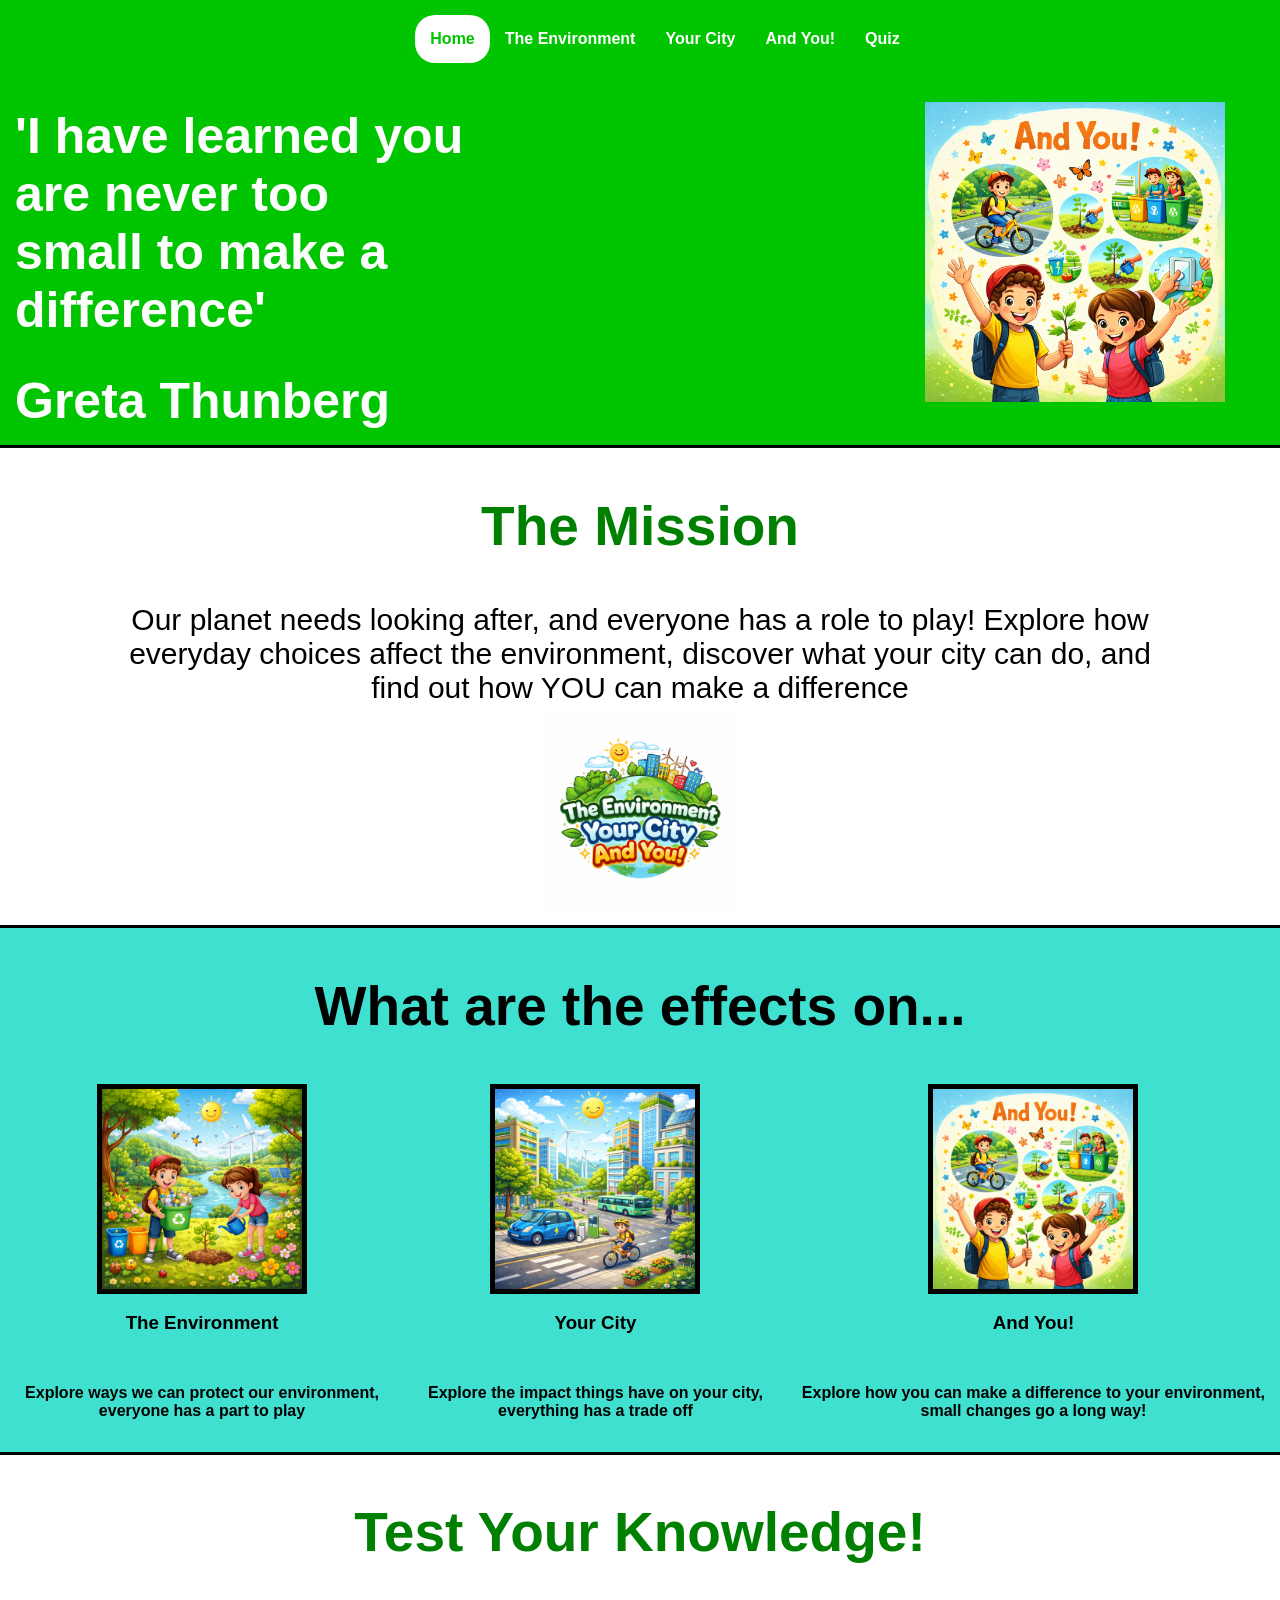
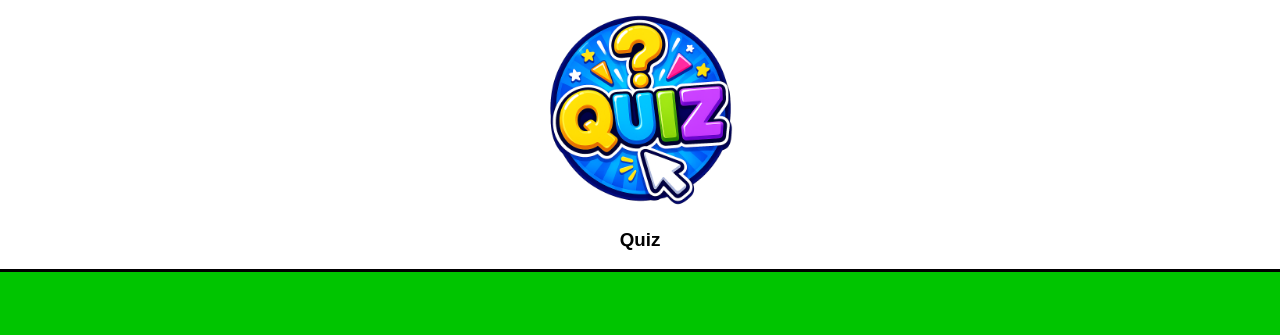
<file: index.html>
<!DOCTYPE html>
<html>
    <head>
        <meta charset="utf-8">
        <meta http-equiv="X-UA-Compatible" content="IE=edge">
        <title>Home Page</title>
        <meta name="description" content="">
        <meta name="viewport" content="width=device-width, initial-scale=1">
        <link rel="stylesheet" href="CSS/home_page.css">
    </head>
    <body>
        <header>
            <nav class = "navbar">
                <ul>
                    <li><a href = "index.html" class = "active">Home</a></li>
                    <li><a href = "environment.html">The Environment</a></li>
                    <li><a href = "city.html">Your City</a></li>
                    <li><a href = "you.html">And You!</a></li>
                    <li><a href = "quiz.html">Quiz</a></li>
                </ul>
            </nav>

            <div class = "hero">
                <div class = "quote">
                    <h1 class = "herotext"></h1>
                    <h2 class = "author"></h2>
                </div>
                <img class ="heroimage" src = "Assets/placeholder.png" width="300" height="300">
            </div>

        </header>
        <section class = "infoBlocks">
            <div class = "informationBlock1">
                <h2 class = "title">The Mission</h2>
                <p class ="missionStatement">
                    Our planet needs looking after, and everyone has a role to play! 
                    Explore how everyday choices affect the environment, discover what your city can do, and find out how YOU can make a difference
                </p>
                <img class = "logoImg" src = "Assets/logo.png" width="200" height="200">
            </div>
            
            <div class = "informationBlock2">
                <h2 class = "title">What are the effects on...</h2>
                <div class="cardContainer">
                    <div class = "card">
                        <a href = "environment.html">
                            <img src = "Assets/Environment.png" width="200" height="200">
                            <h3>The Environment</h3>
                            <h4>Explore ways we can protect our environment, everyone has a part to play</h4>
                        </a>
                    </div>
                    <div class = "card">
                        <a href = "city.html">
                            <img src = "Assets/your_city.png" width="200" height="200">
                            <h3>Your City</h3>
                            <h4>Explore the impact things have on your city, everything has a trade off</h4>
                        </a>
                    </div>
                    <div class = "card">
                        <a href = "you.html">
                            <img src = "Assets/and_you.png" width="200" height="200">
                            <h3>And You!</h3>
                            <h4>Explore how you can make a difference to your environment, small changes go a long way!</h4>
                        </a>
                    </div>
                </div>
            </div>

            <div class = "informationBlock3">
                <h2 class = "title">Test Your Knowledge!</h2>
                <div class = "cardContainer">
                    <div class = "card">
                        <a href = "quiz.html">
                            <img src = "Assets/quiz.png" class="quizImg" width="200" height="200">
                            <h3>Quiz</h3>
                        </a>
                    </div>
                </div>
            </div>

            <footer>
                <h1></h1>
            </footer>
        </section>
        <script src="Scripts/home_splashscreen.js" async defer></script>
    </body>
</html>
</file>
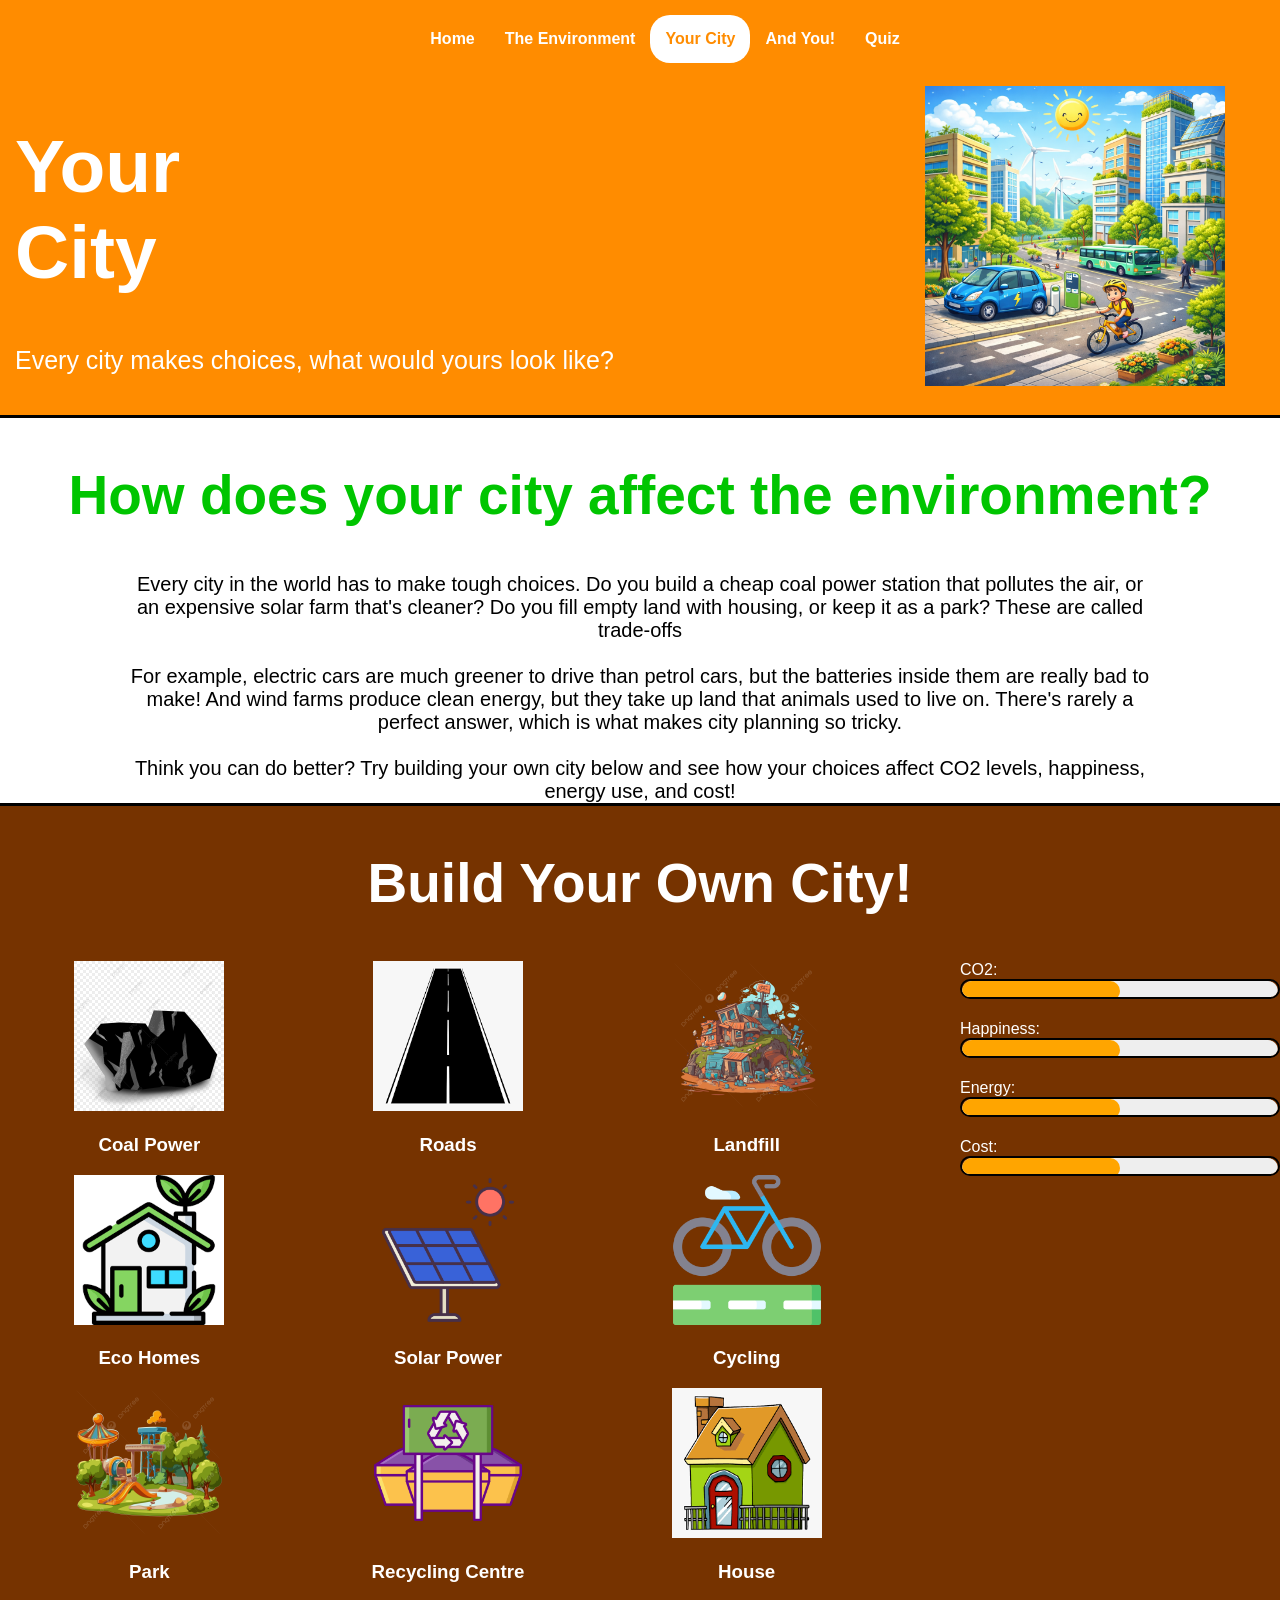
<file: city.html>
<!DOCTYPE html>
<html>
    <head>
        <meta charset="utf-8">
        <meta http-equiv="X-UA-Compatible" content="IE=edge">
        <title>Your City!</title>
        <meta name="description" content="">
        <meta name="viewport" content="width=device-width, initial-scale=1">
        <link rel="stylesheet" href="CSS/your_city.css">
    </head>
    <body>
        <header>
            <nav class="navbar">
                <ul>
                    <li><a href="index.html">Home</a></li>
                    <li><a href="environment.html">The Environment</a></li>
                    <li><a href="city.html" class="active">Your City</a></li>
                    <li><a href="you.html">And You!</a></li>
                    <li><a href="quiz.html">Quiz</a></li>
                </ul>
            </nav>

            <div class="hero">
                <div class="heroText">
                    <h1 class="herotext">Your City</h1>
                    <p class="heroDesc">Every city makes choices, what would yours look like?</p>
                </div>
                <img class="heroimage" src="Assets/your_city.png"  width="300" height="300">
            </div>
        </header>

        <section class="infoBlocks">
            <div class="informationBlock1">
                <h2 class="title">How does your city affect the environment?</h2>
                <p class="introText">
                    Every city in the world has to make tough choices. Do you build a cheap coal power station 
                    that pollutes the air, or an expensive solar farm that's cleaner? Do you fill empty land with 
                    housing, or keep it as a park? These are called trade-offs
                    <br><br>
                    For example, electric cars are much greener to drive than petrol cars, but the batteries 
                    inside them are really bad to make! And wind farms produce clean energy, but they take 
                    up land that animals used to live on. There's rarely a perfect answer, which is what makes 
                    city planning so tricky.
                    <br><br>
                    Think you can do better? Try building your own city below and see how your choices affect 
                    CO2 levels, happiness, energy use, and cost!
                </p>
            </div>

            <div class="informationBlock2">
                <h2 class="title">Build Your Own City!</h2>
                <div class="cityBuilder">
                    <div class="cardCollection">
                        <div class="card" data-co2="35" data-happiness="-15" data-energy="20" data-cost="-25">
                            <img class="cardImage" src="Assets/coal.png" width="150" height="150">
                            <h3>Coal Power</h3>
                        </div>

                        <div class="card" data-co2="10" data-happiness="-5" data-energy="5" data-cost="-10">
                            <img class="cardImage" src="Assets/road.png" width="150" height="150">
                            <h3>Roads</h3>
                        </div>

                        <div class="card" data-co2="30" data-happiness="-20" data-energy="0" data-cost="-20">
                            <img class="cardImage" src="Assets/landfill.png" width="150" height="150">
                            <h3>Landfill</h3>
                        </div>

                        <div class="card" data-co2="-20" data-happiness="15" data-energy="-5" data-cost="25">
                            <img class="cardImage" src="Assets/eco_home.png" width="150" height="150">
                            <h3>Eco Homes</h3>
                        </div>

                        <div class="card" data-co2="-25" data-happiness="10" data-energy="20" data-cost="30">
                            <img class="cardImage" src="Assets/solar.png" width="150" height="150">
                            <h3>Solar Power</h3>
                        </div>

                        <div class="card" data-co2="-15" data-happiness="15" data-energy="0" data-cost="20">
                            <img class="cardImage" src="Assets/bike.png" width="150" height="150">
                            <h3>Cycling</h3>
                        </div>

                        <div class="card" data-co2="-10" data-happiness="20" data-energy="0" data-cost="15">
                            <img class="cardImage" src="Assets/park.png" width="150" height="150">
                            <h3>Park</h3>
                        </div>

                        <div class="card" data-co2="-15" data-happiness="10" data-energy="-5" data-cost="20">
                            <img class="cardImage" src="Assets/recycling_center.png" width="150" height="150">
                            <h3>Recycling Centre</h3>
                        </div>

                        <div class="card" data-co2="15" data-happiness="10" data-energy="10" data-cost="15">
                            <img class="cardImage" src="Assets/house.png" width="150" height="150">
                            <h3>House</h3>
                        </div>
                    </div>

                    <div class="progressBars">
                        <div class="bar">
                            <label for="co2">CO2:</label>
                            <progress id="co2" class="w23" max="100" value="50">50%</progress>
                        </div>
                        <div class="bar">
                            <label for="happiness">Happiness:</label>
                            <progress id="happiness" max="100" value="50">50%</progress>
                        </div>
                        <div class="bar">
                            <label for="energy">Energy:</label>
                            <progress id="energy" max="100" value="50">50%</progress>
                        </div>
                        <div class="bar">
                            <label for="cost">Cost:</label>
                            <progress id="cost" max="100" value="50">50%</progress>
                        </div>
                    </div>
                </div>
            </div>

            <footer>
                <h1></h1>
            </footer>
        </section>

        <script src="Scripts/city_game.js" async defer></script>
    </body>
</html>
</file>
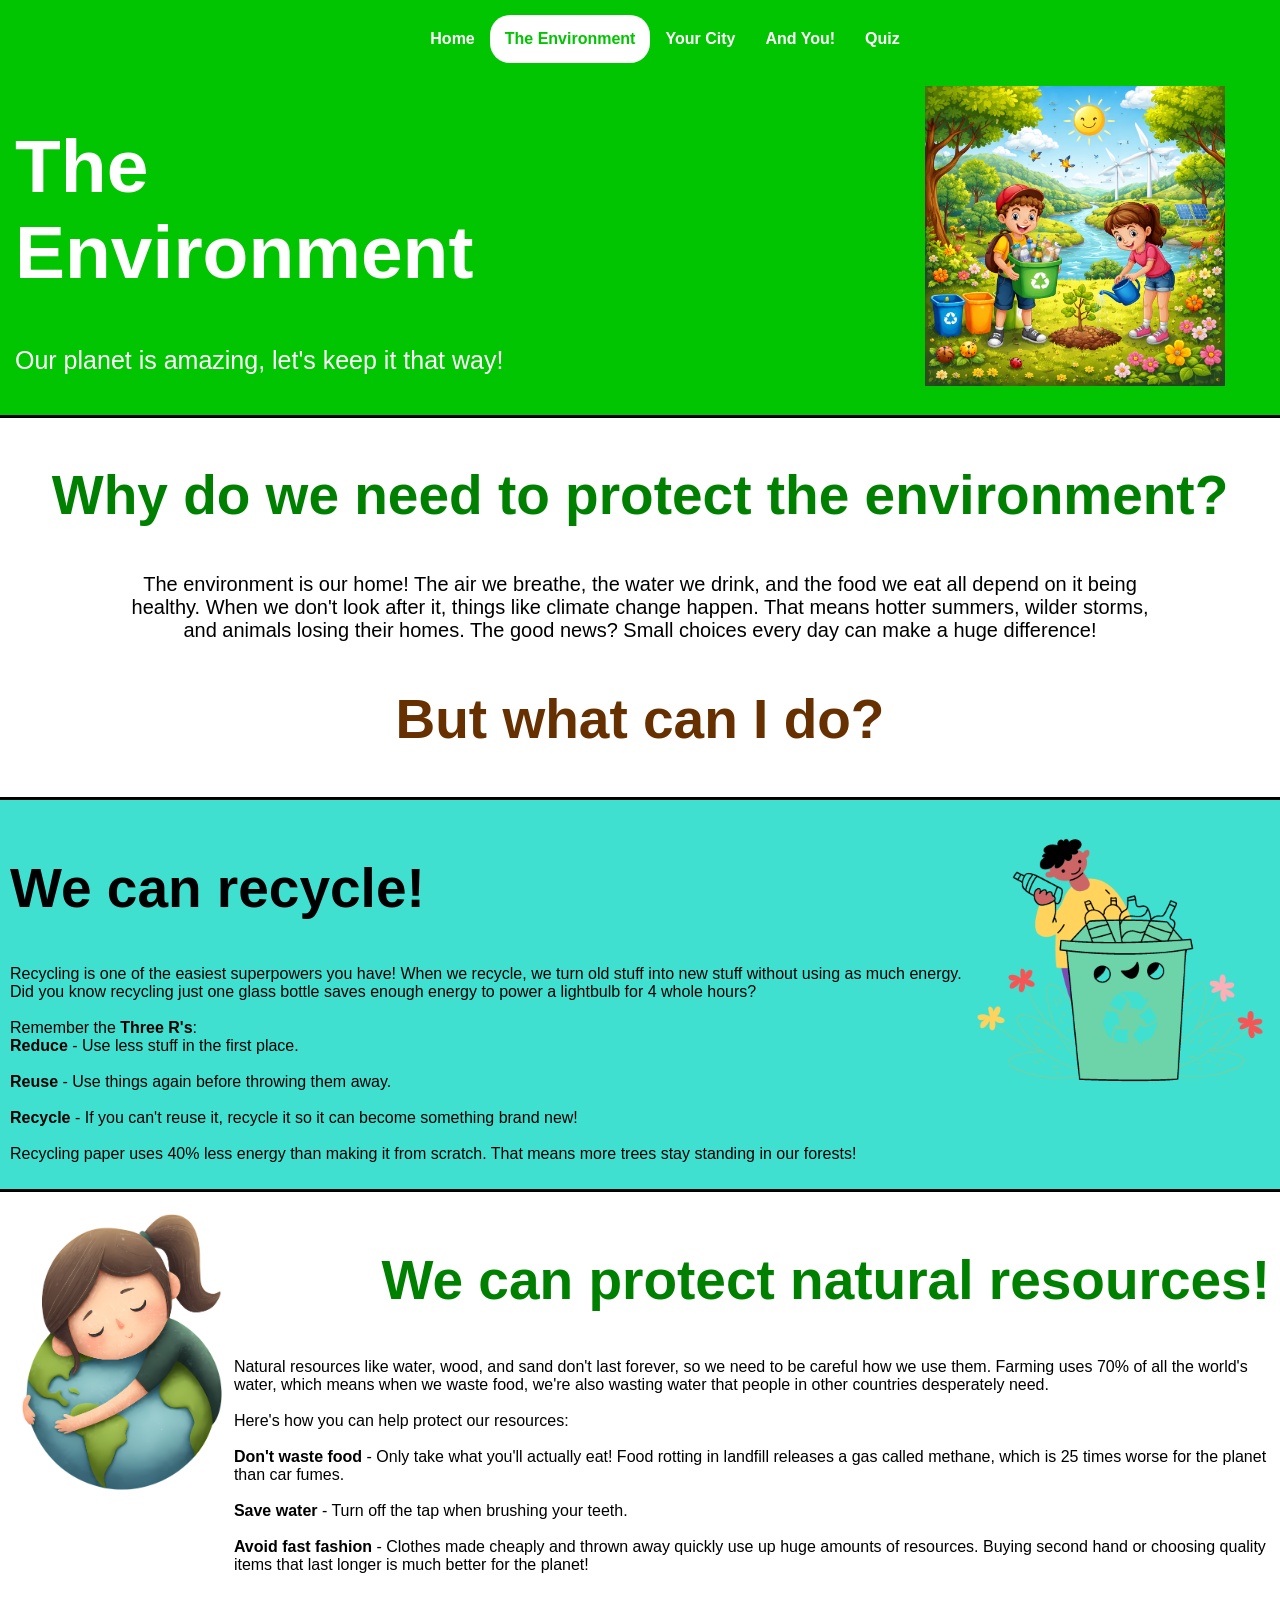
<file: environment.html>
<!DOCTYPE html>
<html>
    <head>
        <meta charset="utf-8">
        <meta http-equiv="X-UA-Compatible" content="IE=edge">
        <title>The Environment</title>
        <meta name="description" content="">
        <meta name="viewport" content="width=device-width, initial-scale=1">
        <link rel="stylesheet" href="CSS/the_environment.css">
    </head>
    <body>
        <header>
            <nav class="navbar">
                <ul>
                    <li><a href="index.html">Home</a></li>
                    <li><a href="environment.html" class="active">The Environment</a></li>
                    <li><a href="city.html">Your City</a></li>
                    <li><a href="you.html">And You!</a></li>
                    <li><a href="quiz.html">Quiz</a></li>
                </ul>
            </nav>

            <div class="hero">
                <div class="heroText">
                    <h1 class="herotext">The Environment</h1>
                    <p class="heroDesc">Our planet is amazing, let's keep it that way!</p>
                </div>
                <img class="heroimage" src="Assets/Environment.png" width="300" height="300">
            </div>
        </header>

        <section class="infoBlocks">
            <div class="informationBlock1">
                <h2 class="title">Why do we need to protect the environment?</h2>
                <p class="introText">
                    The environment is our home! The air we breathe, the water we drink, and the food we eat all 
                    depend on it being healthy. When we don't look after it, things like climate change happen. 
                    That means hotter summers, wilder storms, and animals losing their homes. 
                    The good news? Small choices every day can make a huge difference!
                </p>
                <h2 class="question">But what can I do?</h2>
            </div>

            <div class="informationBlock2">
                <div class="text">
                    <h2 class="title">We can recycle!</h2>
                    <p>
                        Recycling is one of the easiest superpowers you have! When we recycle, we turn old stuff 
                        into new stuff without using as much energy. Did you know recycling just one glass bottle 
                        saves enough energy to power a lightbulb for 4 whole hours?
                        <br><br>
                        Remember the <strong>Three R's</strong>:
                        <br>
                        <strong>Reduce</strong> - Use less stuff in the first place.<br><br>
                        <strong>Reuse</strong> - Use things again before throwing them away.<br><br>
                        <strong>Recycle</strong> - If you can't reuse it, recycle it so it can become something brand new!
                        <br><br>
                        Recycling paper uses 40% less energy than making it from scratch. That means more trees 
                        stay standing in our forests!
                    </p>
                </div>
                <img class="recylceImage" src="Assets/recycling.png" width="300" height="300">
            </div>

            <div class="informationBlock3">
                <div class="text">
                    <h2 class="title">We can protect natural resources!</h2>
                    <p>
                        Natural resources like water, wood, and sand don't last forever, so we need to be careful 
                        how we use them. Farming uses 70% of all the world's water, which means when we waste food, 
                        we're also wasting water that people in other countries desperately need.
                        <br><br>
                        Here's how you can help protect our resources:
                        <br><br>
                        <strong>Don't waste food</strong> - Only take what you'll actually eat! Food rotting in landfill 
                        releases a gas called methane, which is 25 times worse for the planet than car fumes.<br><br>
                        <strong>Save water</strong> - Turn off the tap when brushing your teeth.<br><br>
                        <strong>Avoid fast fashion</strong> - Clothes made cheaply and thrown away quickly use up 
                        huge amounts of resources. Buying second hand or choosing quality items that last longer is 
                        much better for the planet!
                    </p>
                </div>
                <img class="recylceImage" src="Assets/protect.png" width="300" height="300">
            </div>

            <footer>
                <h1></h1>
            </footer>
        </section>
    </body>
</html>
</file>
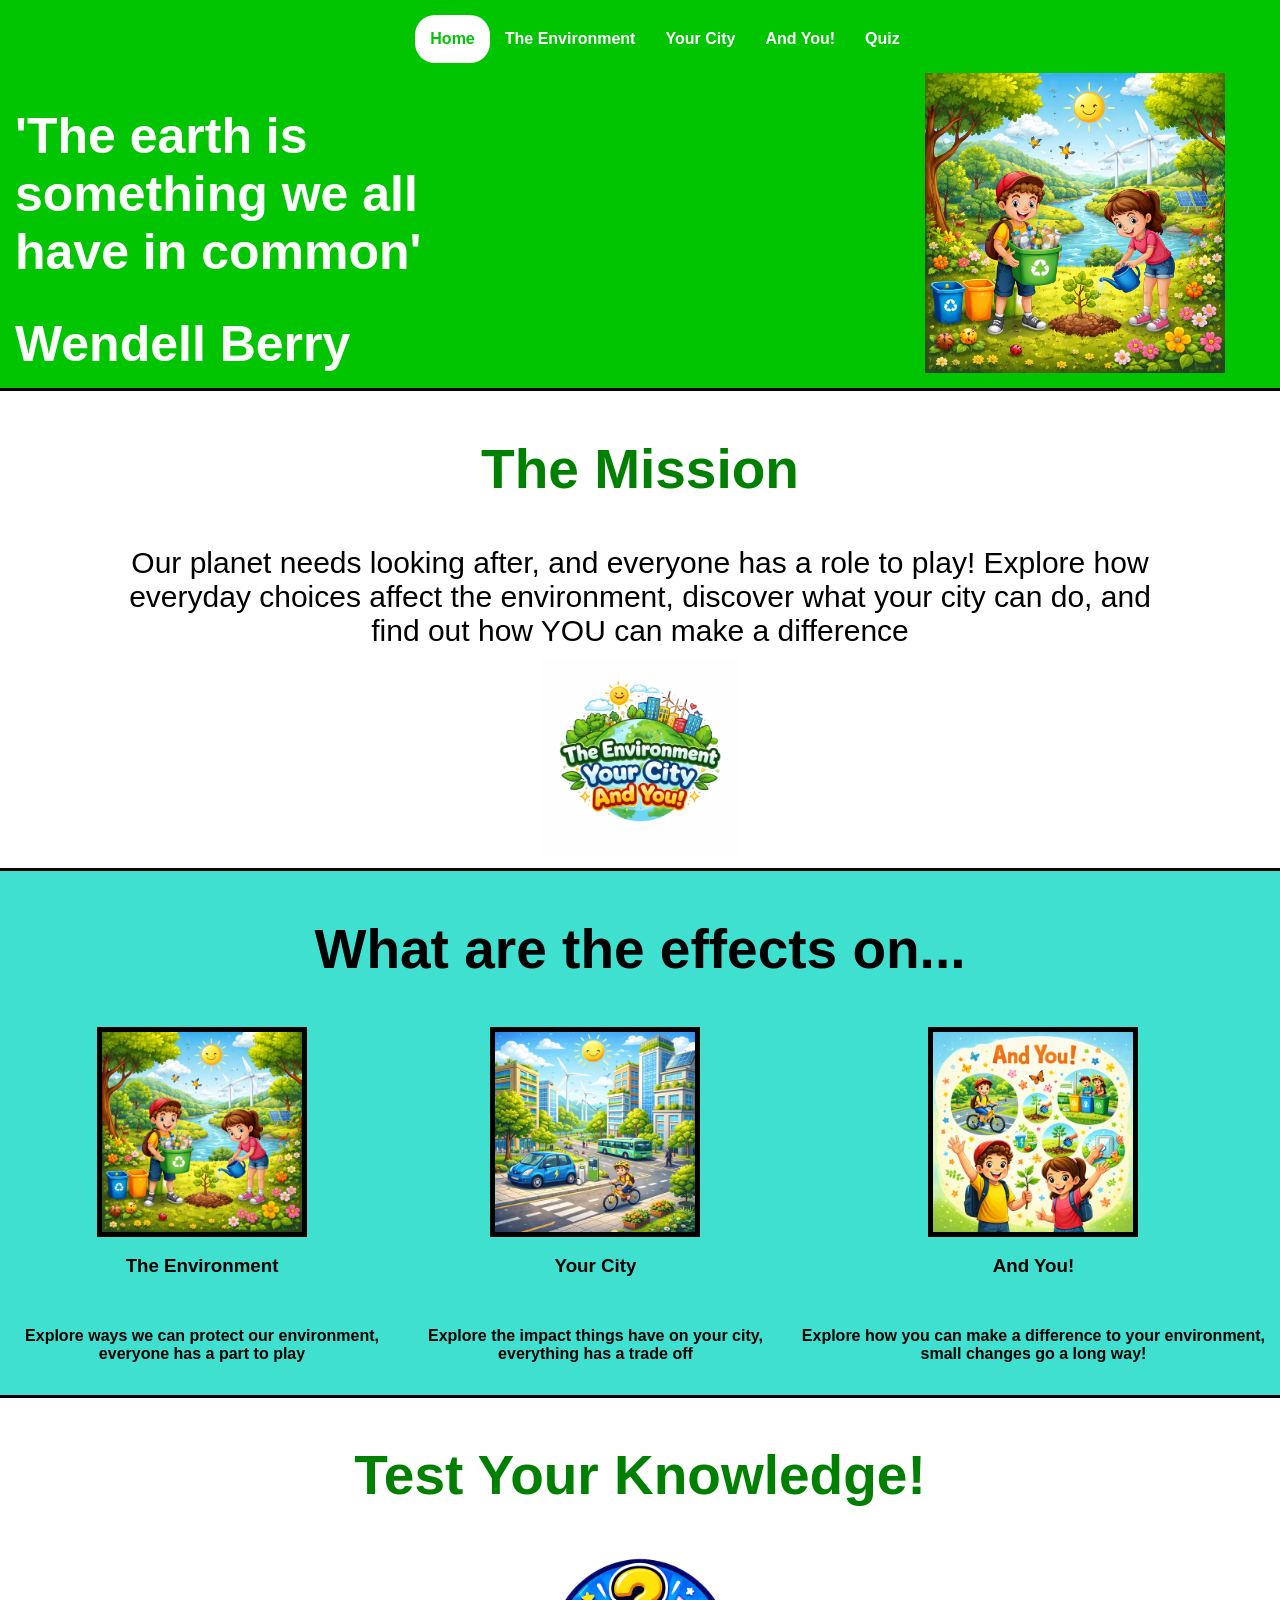
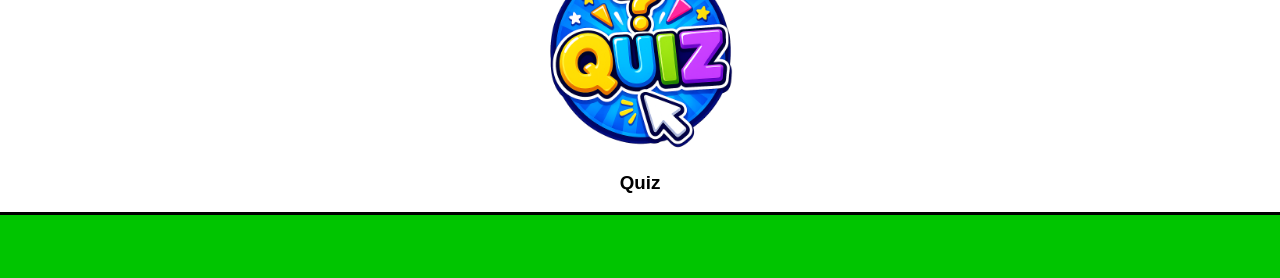
<file: home.html>
<!DOCTYPE html>
<html>
    <head>
        <meta charset="utf-8">
        <meta http-equiv="X-UA-Compatible" content="IE=edge">
        <title>Home Page</title>
        <meta name="description" content="">
        <meta name="viewport" content="width=device-width, initial-scale=1">
        <link rel="stylesheet" href="CSS/home_page.css">
    </head>
    <body>
        <header>
            <nav class = "navbar">
                <ul>
                    <li><a href = "home.html" class = "active">Home</a></li>
                    <li><a href = "environment.html">The Environment</a></li>
                    <li><a href = "city.html">Your City</a></li>
                    <li><a href = "you.html">And You!</a></li>
                    <li><a href = "quiz.html">Quiz</a></li>
                </ul>
            </nav>

            <div class = "hero">
                <div class = "quote">
                    <h1 class = "herotext"></h1>
                    <h2 class = "author"></h2>
                </div>
                <img class ="heroimage" src = "Assets/placeholder.png" width="300" height="300">
            </div>

        </header>
        <section class = "infoBlocks">
            <div class = "informationBlock1">
                <h2 class = "title">The Mission</h2>
                <p class ="missionStatement">
                    Our planet needs looking after, and everyone has a role to play! 
                    Explore how everyday choices affect the environment, discover what your city can do, and find out how YOU can make a difference
                </p>
                <img class = "logoImg" src = "Assets/logo.png" width="200" height="200">
            </div>
            
            <div class = "informationBlock2">
                <h2 class = "title">What are the effects on...</h2>
                <div class="cardContainer">
                    <div class = "card">
                        <a href = "environment.html">
                            <img src = "Assets/Environment.png" width="200" height="200">
                            <h3>The Environment</h3>
                            <h4>Explore ways we can protect our environment, everyone has a part to play</h4>
                        </a>
                    </div>
                    <div class = "card">
                        <a href = "city.html">
                            <img src = "Assets/your_city.png" width="200" height="200">
                            <h3>Your City</h3>
                            <h4>Explore the impact things have on your city, everything has a trade off</h4>
                        </a>
                    </div>
                    <div class = "card">
                        <a href = "you.html">
                            <img src = "Assets/and_you.png" width="200" height="200">
                            <h3>And You!</h3>
                            <h4>Explore how you can make a difference to your environment, small changes go a long way!</h4>
                        </a>
                    </div>
                </div>
            </div>

            <div class = "informationBlock3">
                <h2 class = "title">Test Your Knowledge!</h2>
                <div class = "cardContainer">
                    <div class = "card">
                        <a href = "quiz.html">
                            <img src = "Assets/quiz.png" class="quizImg" width="200" height="200">
                            <h3>Quiz</h3>
                        </a>
                    </div>
                </div>
            </div>

            <footer>
                <h1></h1>
            </footer>
        </section>
        <script src="Scripts/home_splashscreen.js" async defer></script>
    </body>
</html>
</file>
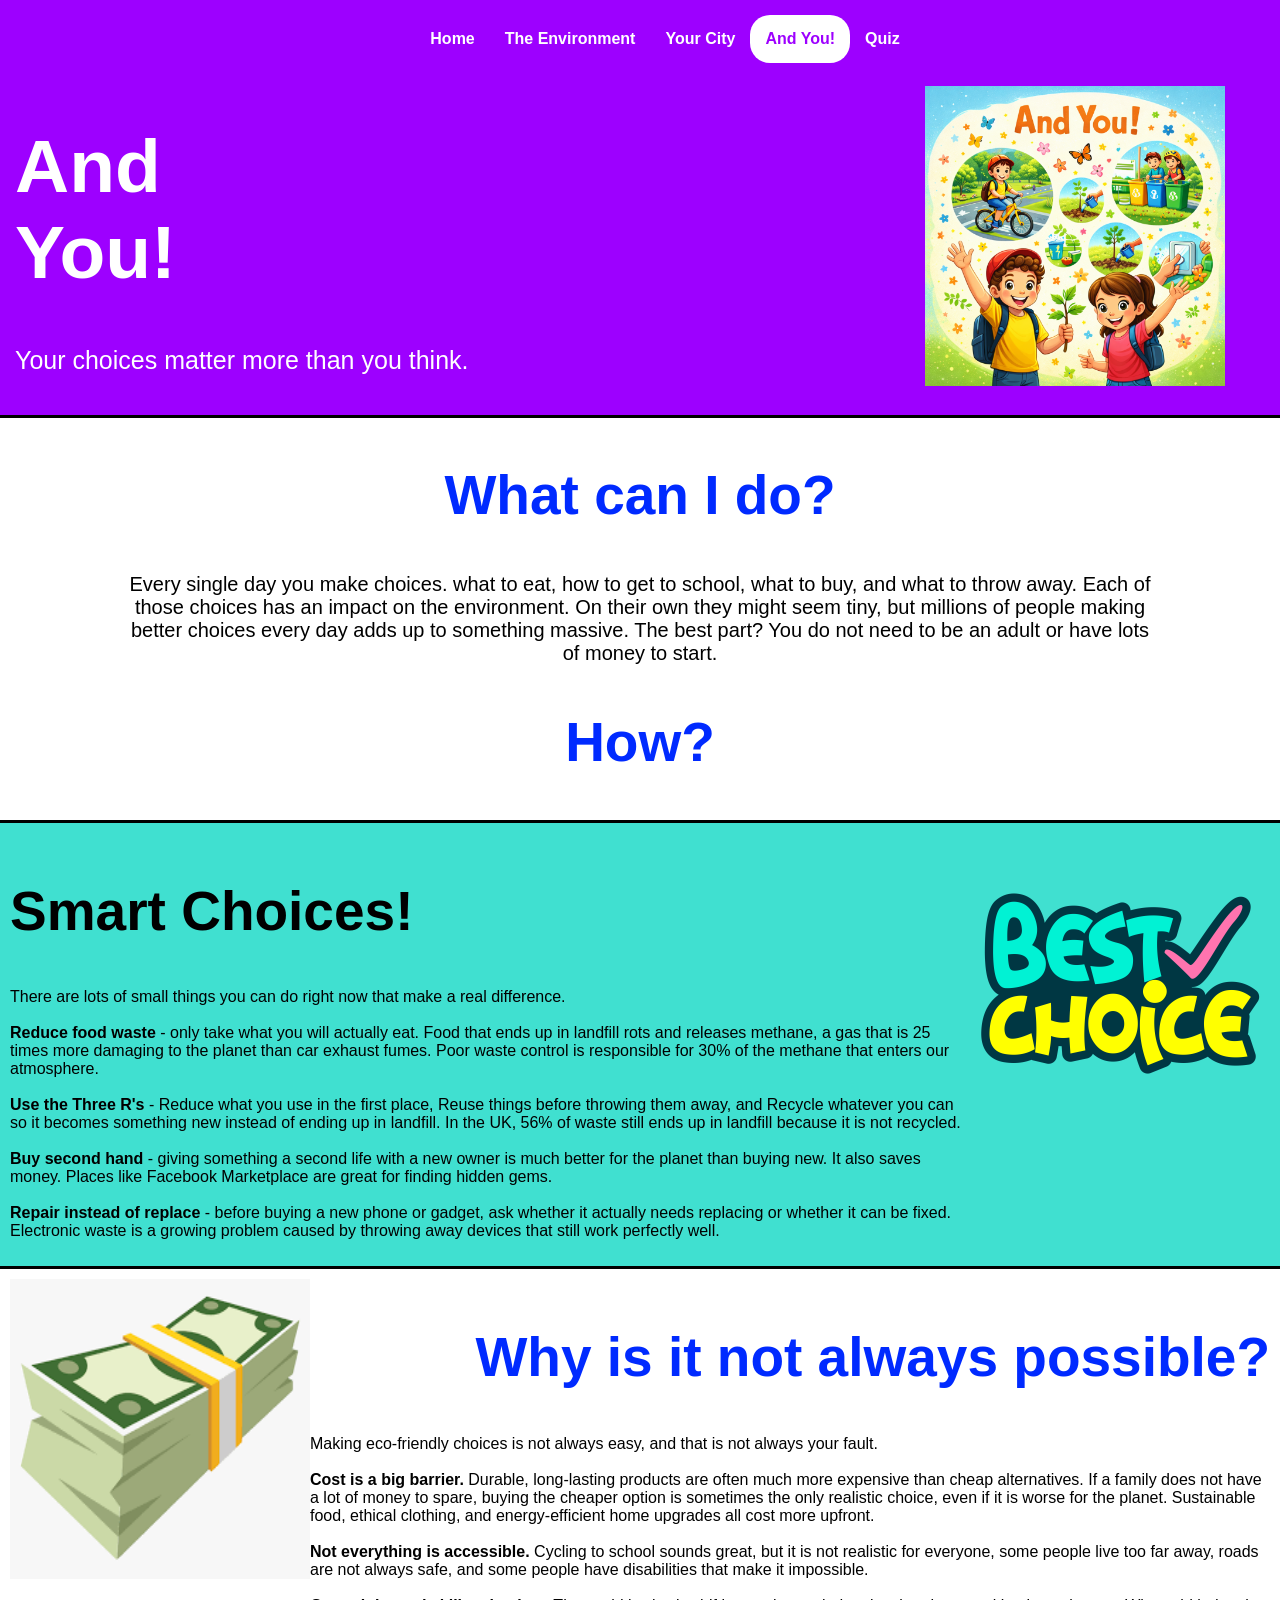
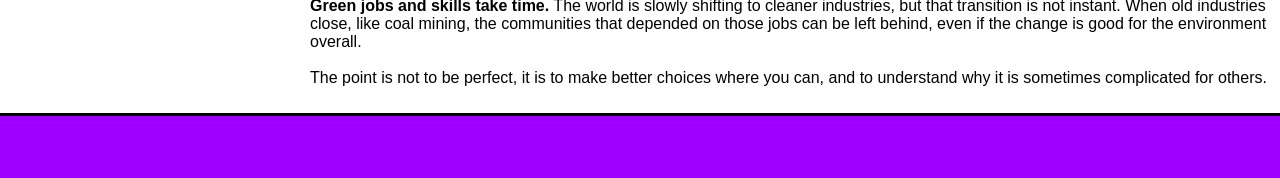
<file: you.html>
<!DOCTYPE html>
<html>
    <head>
        <meta charset="utf-8">
        <meta http-equiv="X-UA-Compatible" content="IE=edge">
        <title>And You!</title>
        <meta name="description" content="">
        <meta name="viewport" content="width=device-width, initial-scale=1">
        <link rel="stylesheet" href="CSS/and_you.css">
    </head>
    <body>
        <header>
            <nav class="navbar">
                <ul>
                    <li><a href="index.html">Home</a></li>
                    <li><a href="environment.html">The Environment</a></li>
                    <li><a href="city.html">Your City</a></li>
                    <li><a href="you.html" class="active">And You!</a></li>
                    <li><a href="quiz.html">Quiz</a></li>
                </ul>
            </nav>

            <div class="hero">
                <div class="heroText">
                    <h1 class="herotext">And You!</h1>
                    <p class="heroDesc">Your choices matter more than you think.</p>
                </div>
                <img class="heroimage" src="Assets/and_you.png" width="300" height="300">
            </div>
        </header>

        <section class="infoBlocks">
            <div class="informationBlock1">
                <h2 class="title">What can I do?</h2>
                <p class="introText">
                    Every single day you make choices. what to eat, how to get to school, what to buy, and what 
                    to throw away. Each of those choices has an impact on the environment. On their own they might 
                    seem tiny, but millions of people making better choices every day adds up to something massive. 
                    The best part? You do not need to be an adult or have lots of money to start.
                </p>
                <h2 class="question">How?</h2>
            </div>

            <div class="informationBlock2">
                <div class="text">
                    <h2 class="title">Smart Choices!</h2>
                    <p>
                        There are lots of small things you can do right now that make a real difference.
                        <br><br>
                        <strong>Reduce food waste</strong> - only take what you will actually eat. Food that ends up 
                        in landfill rots and releases methane, a gas that is 25 times more damaging to the planet 
                        than car exhaust fumes. Poor waste control is responsible for 30% of the methane that enters 
                        our atmosphere.
                        <br><br>
                        <strong>Use the Three R's</strong> - Reduce what you use in the first place, Reuse things 
                        before throwing them away, and Recycle whatever you can so it becomes something new instead 
                        of ending up in landfill. In the UK, 56% of waste still ends up in landfill because it is 
                        not recycled.
                        <br><br>
                        <strong>Buy second hand</strong> - giving something a second life with a new owner is much 
                        better for the planet than buying new. It also saves money. Places like Facebook Marketplace 
                        are great for finding hidden gems.
                        <br><br>
                        <strong>Repair instead of replace</strong> - before buying a new phone or gadget, ask whether 
                        it actually needs replacing or whether it can be fixed. Electronic waste is a growing problem 
                        caused by throwing away devices that still work perfectly well.
                    </p>
                </div>
                <img class="recylceImage" src="Assets/choices.png" width="300" height="300">
            </div>

            <div class="informationBlock3">
                <div class="text">
                    <h2 class="title">Why is it not always possible?</h2>
                    <p>
                        Making eco-friendly choices is not always easy, and that is not always your fault.
                        <br><br>
                        <strong>Cost is a big barrier.</strong> Durable, long-lasting products are often much more 
                        expensive than cheap alternatives. If a family does not have a lot of money to spare, buying 
                        the cheaper option is sometimes the only realistic choice, even if it is worse for the planet. 
                        Sustainable food, ethical clothing, and energy-efficient home upgrades all cost more upfront.
                        <br><br>
                        <strong>Not everything is accessible.</strong> Cycling to school sounds great, but it is 
                        not realistic for everyone, some people live too far away, roads are not always safe, and 
                        some people have disabilities that make it impossible.
                        <br><br>
                        <strong>Green jobs and skills take time.</strong> The world is slowly shifting to cleaner 
                        industries, but that transition is not instant. When old industries close, like coal mining, 
                        the communities that depended on those jobs can be left behind, even if the change is good 
                        for the environment overall.
                        <br><br>
                        The point is not to be perfect, it is to make better choices where you can, and to 
                        understand why it is sometimes complicated for others.  
                    </p>
                </div>
                <img class="recycleImage" src="Assets/money.png"  width="300" height="300">
            </div>

            <footer>
                <h1></h1>
            </footer>
        </section>
    </body>
</html>
</file>
<file: CSS/home_page.css>
body{
        margin: 0;
        font-family: 'Trebuchet MS', 'Lucida Sans Unicode', 'Lucida Grande', 'Lucida Sans', Arial, sans-serif;
    }

    header{
        background-color: rgb(0, 197, 0);
        padding: 5px;
        width: 100%;
    }
    
    h1{
        font-size: 75px;
        max-width: 50%;
        font-weight: bold;
    }

    h2{
        font-size: 55px;
        text-align: center;
        font-weight: bold;
    }

    .navbar ul{
        display:flex;
        justify-content: center;

        list-style-type: none;
        margin: 10px;
        overflow: hidden;
    }

    .navbar a{
        color: white;
        font-weight: bold;
        text-decoration: none;
        padding: 15px;  
        display: block;
    }
    .navbar a.active{
        background-color: white;
        color: rgb(0, 197, 0);
        border-radius: 20px;
    }

    .hero{
        display: flex;
        align-items: center;
        justify-content: space-between;

        margin: 10px;
    }
    .herotext{
        justify-content: flex-start;
        flex-direction: column;
        color: white;
        font-size: 50px;
    }
    .hero .quote{
        display: flex;
        flex-direction: column;
        
    }
    .hero .author{
        text-align: left;
        color: white;
        margin: 0;
        padding: 0;
        font-size: 50px;
    }
    .heroDesc{
        align-items: flex-start;
    }
    .heroimage{
        padding-right: 50px;
    }
    .hero p{
        font-size: 25px;
    }
    .infoBlocks{
        display: flex;
        flex-wrap: wrap;
        flex-direction: column;
    }
    .infoBlocks > *{
        border-top: 3px solid black;
    }
    .informationBlock1{
        background-color: white;
    }
    .informationBlock1 h2{
        color: green;
    }
    .missionStatement{
        text-align: center;
        max-width: 80%;
        font-size: 30px;
        margin: 0 auto;

    }
    .informationBlock2{
        background-color: turquoise;

    }
    .informationBlock2 h2{
        color: black;
    }
    .informationBlock3{
        background-color: white;
    }
    .informationBlock3 h2{
        color: green;
    }
    .logoImg{
        display: block;
        margin: 0 auto;
        padding: 10px;
    }
    .cardContainer{
        display: flex;
        align-items: flex-start;
        justify-content: space-around;
    }
    .card{
        display: flex;
        justify-content: center;
        flex-direction: column;
        align-items: center;
    }
    .card h4{
        padding: 10px;
        text-align: center;
    }
    .card a{
        text-decoration: none;
        display: flex;
        flex-direction: column;
        align-items: center;
    }
    .card img{
        border: 5px solid black;
    }
    .informationBlock3 .quizImg{
        border: 0;
    }

    .card a:link,
    .card a:visited,
    .card a:active,
    .card a:hover {
        color: inherit;
        text-decoration: none;
    }

    footer{
        background-color: rgb(0, 197, 0);
        border-top: 3px solid black;
    }
</file>
<file: CSS/your_city.css>
body{
        margin: 0;
        font-family: 'Trebuchet MS', 'Lucida Sans Unicode', 'Lucida Grande', 'Lucida Sans', Arial, sans-serif;
    }

    header{
        background-color: rgb(255, 140, 0);
        padding: 5px;
        width: 100%;
    }
    
    h1{
        font-size: 75px;
        max-width: 50%;
        font-weight: bold;
    }

    h2{
        font-size: 55px;
        text-align: center;
        font-weight: bold;
    }
     footer{
        background-color:  rgb(255, 140, 0);
        border-top: 3px solid black;
    }

    .navbar ul{
        display:flex;
        justify-content: center;

        list-style-type: none;
        margin: 10px;
        overflow: hidden;
    }

    .navbar a{
        color: white;
        font-weight: bold;
        text-decoration: none;
        padding: 15px;  
        display: block;
    }
    .navbar a.active{
        background-color: white;
        color: rgb(255, 140, 0);
        border-radius: 20px;
    }

    .hero{
        display: flex;
        align-items: center;
        justify-content: space-between;

        margin: 10px;
    }
    .heroText{
        justify-content: flex-start;
        flex-direction: column;
        color: white;
    }
    .heroDesc{
        align-items: flex-start;
    }
    .heroimage{
        padding-right: 50px;
    }
    .hero p{
        font-size: 25px;
    }
    .infoBlocks{
        display: flex;
        flex-wrap: wrap;
        flex-direction: column;
    }
    .infoBlocks > *{
        border-top: 3px solid black;
    }
    .informationBlock1{
        background-color: white;    
    }
    .informationBlock1 h2{
        color: rgb(0, 197, 0);
    }
    .informationBlock2{
        background-color: rgb(118, 51, 0);

    }
    .informationBlock2 h2{
        color: white;
    }
    .informationBlock3{
        background-color: white;
    }
    .informationBlock3 h2{
        color: green;
    }
    .introText{
        margin: 0 auto;
        max-width: 80%;
        text-align: center;
        font-size: 20px;
    }
    .cityBuilder{
        display: flex;
        justify-content: space-between;
        align-items: flex-start;
    }
    .progressBars{
        display: flex;
        align-items: stretch;
        flex-direction: column;
        gap: 20px;
        width: 25%;
    }
    .progressBars label{
        text-align: center;
        margin-bottom: 5px;
    }
    .progressBars progress{
        width: 100%;
    }
    .bar label{
        color: white;
    }
    progress {
        appearance: none;
        -webkit-appearance: none;
        border: 2px solid black;
        height: 20px;
        border-radius: 20px;
        overflow: hidden;
    }
    progress::-webkit-progress-bar {
        border: 0;
        height: 20px;
        border-radius: 20px;
        background-color: #eee;   /* background (empty part) */
    }
    progress::-webkit-progress-value {
        border: 0;
        height: 20px;
        border-radius: 20px;
        background-color: orange; /* filled part */
    }
    .green::-webkit-progress-value { background-color: green; }
    .orange::-webkit-progress-value { background-color: orange; }
    .red::-webkit-progress-value { background-color: red; }

    .cardCollection{
        display: flex;
        justify-content: space-evenly;
        flex-wrap: wrap;
        width: 70%;

    }
    .card{
        flex: 1 0 31%;
        justify-content: center;
        text-align: center;
    }
    .card h3{
        color: white;
    }
    .card.selected .cardImage {
    filter: brightness(0.7) sepia(1) hue-rotate(80deg) saturate(3);
    }
</file>
<file: CSS/the_environment.css>
body{
        margin: 0;
        font-family: 'Trebuchet MS', 'Lucida Sans Unicode', 'Lucida Grande', 'Lucida Sans', Arial, sans-serif;
    }

    header{
        background-color: rgb(0, 197, 0);
        padding: 5px;
        width: 100%;
    }
    
    h1{
        font-size: 75px;
        max-width: 50%;
        font-weight: bold;
    }

    h2{
        font-size: 55px;
        text-align: center;
        font-weight: bold;
    }
    footer{
        background-color: rgb(0, 197, 0);
        border-top: 3px solid black;
    }

    .navbar ul{
        display:flex;
        justify-content: center;

        list-style-type: none;
        margin: 10px;
        overflow: hidden;
    }

    .navbar a{
        color: white;
        font-weight: bold;
        text-decoration: none;
        padding: 15px;  
        display: block;
    }
    .navbar a.active{
        background-color: white;
        color: rgb(0, 197, 0);
        border-radius: 20px;
    }

    .hero{
        display: flex;
        align-items: center;
        justify-content: space-between;

        margin: 10px;
    }
    .heroText{
        justify-content: flex-start;
        flex-direction: column;
        color: white;
    }
    .heroDesc{
        align-items: flex-start;
    }
    .heroimage{
        padding-right: 50px;
    }
    .hero p{
        font-size: 25px;
    }
    .infoBlocks{
        display: flex;
        flex-wrap: wrap;
        flex-direction: column;
    }
    .infoBlocks > *{
        border-top: 3px solid black;
    }
    .informationBlock1{
        background-color: white;
    }
    .informationBlock1 h2{
        color: green;
    }
    .informationBlock1 h2.question{
        color:rgb(103, 48, 0)
    }
    .informationBlock2{
        display: flex;
        justify-content: space-between;
        padding: 10px;
        
        background-color: turquoise;

    }
    .informationBlock2 h2{
        color: black;
        text-align: left;
    }
    .informationBlock3{
        display: flex;
        justify-content: space-between;
        padding: 10px;
        flex-direction: row-reverse;

        background-color: white;
    }
    .informationBlock3 h2{
        color: green;
        text-align: right;
    }
    .introText{
        margin: 0 auto;
        max-width: 80%;
        text-align: center;
        font-size: 20px;
    }
</file>
<file: CSS/and_you.css>
body{
        margin: 0;
        font-family: 'Trebuchet MS', 'Lucida Sans Unicode', 'Lucida Grande', 'Lucida Sans', Arial, sans-serif;
    }

    header{
        background-color: rgb(157, 0, 255);
        padding: 5px;
        width: 100%;
    }
    
    h1{
        font-size: 75px;
        max-width: 50%;
        font-weight: bold;
    }

    h2{
        font-size: 55px;
        text-align: center;
        font-weight: bold;
    }
    footer{
        background-color: rgb(157, 0, 255);
        border-top: 3px solid black;
    }

    .navbar ul{
        display:flex;
        justify-content: center;

        list-style-type: none;
        margin: 10px;
        overflow: hidden;
    }

    .navbar a{
        color: white;
        font-weight: bold;
        text-decoration: none;
        padding: 15px;  
        display: block;
    }
    .navbar a.active{
        background-color: white;
        color: rgb(157, 0, 255);
        border-radius: 20px;
    }

    .hero{
        display: flex;
        align-items: center;
        justify-content: space-between;

        margin: 10px;
    }
    .heroText{
        justify-content: flex-start;
        flex-direction: column;
        color:  white;
    }
    .heroDesc{
        align-items: flex-start;
    }
    .heroimage{
        padding-right: 50px;
    }
    .hero p{
        font-size: 25px;
    }
    .infoBlocks{
        display: flex;
        flex-wrap: wrap;
        flex-direction: column;
    }
    .infoBlocks > *{
        border-top: 3px solid black;
    }
    .informationBlock1{
        background-color: white;
    }
    .informationBlock1 h2{
        color: rgb(0, 42, 255);
    }
    .introText{
        margin: 0 auto;
        max-width: 80%;
        text-align: center;
        font-size: 20px;
    }
    .informationBlock2{
        display: flex;
        justify-content: space-between;
        padding: 10px;
        
        background-color: turquoise;

    }
    .informationBlock2 h2{
        color: black;
        text-align: left;
    }
    .informationBlock3{
        display: flex;
        justify-content: space-between;
        padding: 10px;
        flex-direction: row-reverse;

        background-color: white;
    }
    .informationBlock3 h2{
        color: rgb(0, 42, 255);
        text-align: right;
    }
</file>
